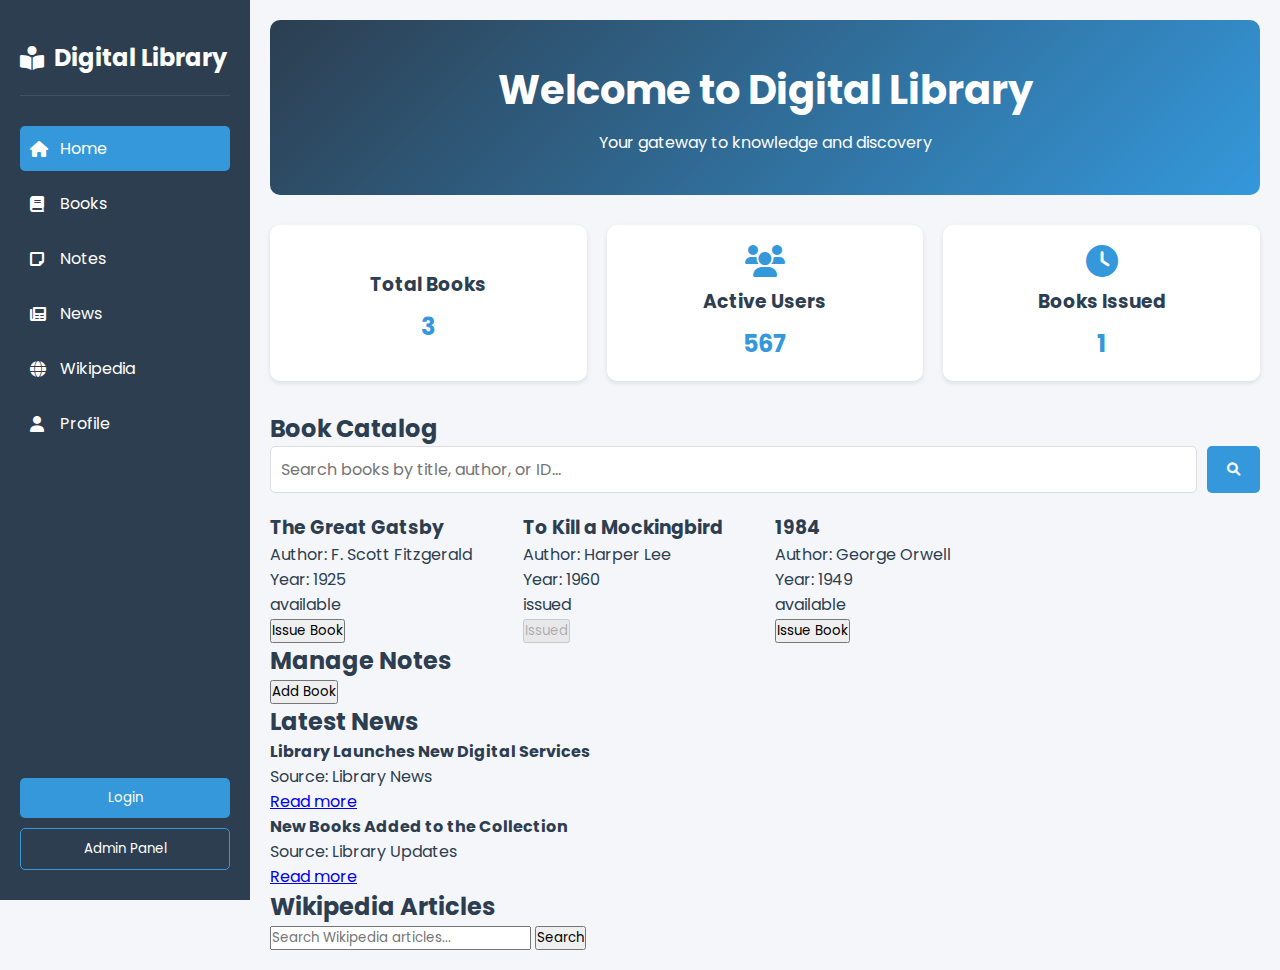
<file: index_final.html>
<!DOCTYPE html>
<html lang="en">
<head>
    <meta charset="UTF-8">
    <meta name="viewport" content="width=device-width, initial-scale=1.0">
    <title>Digital Library</title>
    <link rel="stylesheet" href="styles.css">
    <link href="https://fonts.googleapis.com/css2?family=Poppins:wght@300;400;500;600;700&display=swap" rel="stylesheet">
    <link rel="stylesheet" href="https://cdnjs.cloudflare.com/ajax/libs/font-awesome/6.0.0/css/all.min.css">
</head>
<body>
    <div class="container">
        <!-- Sidebar -->
        <nav class="sidebar">
            <div class="logo">
                <i class="fas fa-book-reader"></i>
                <h2>Digital Library</h2>
            </div>
            <ul class="nav-links">
                <li class="active"><a href="#home"><i class="fas fa-home"></i>Home</a></li>
                <li><a href="#books"><i class="fas fa-book"></i>Books</a></li>
                <li><a href="#notes"><i class="fas fa-sticky-note"></i>Notes</a></li>
                <li><a href="#news"><i class="fas fa-newspaper"></i>News</a></li>
                <li><a href="#wiki"><i class="fas fa-globe"></i>Wikipedia</a></li>
                <li><a href="#profile"><i class="fas fa-user"></i>Profile</a></li>
            </ul>
            <div class="auth-buttons">
                <button class="login-btn">Login</button>
                <button class="admin-btn">Admin Panel</button>
            </div>
        </nav>

        <!-- Main Content -->
        <main class="main-content">
            <!-- Login Modal -->
            <div class="modal" id="loginModal">
                <div class="modal-content">
                    <h2>Login</h2>
                    <form id="loginForm">
                        <div class="form-group">
                            <label>User ID</label>
                            <input type="number" placeholder="Enter your user ID">
                        </div>
                        <div class="form-group">
                            <label>Password</label>
                            <input type="password" placeholder="Enter your password">
                        </div>
                        <button type="submit">Login</button>
                    </form>
                </div>
            </div>

            <!-- Home Section -->
            <section id="home" class="active">
                <div class="welcome-banner">
                    <h1>Welcome to Digital Library</h1>
                    <p>Your gateway to knowledge and discovery</p>
                </div>
                <div class="quick-stats">
                    <div class="stat-card">
                        <i class="fas fa-books"></i>
                        <h3>Total Books</h3>
                        <p>1,234</p>
                    </div>
                    <div class="stat-card">
                        <i class="fas fa-users"></i>
                        <h3>Active Users</h3>
                        <p>567</p>
                    </div>
                    <div class="stat-card">
                        <i class="fas fa-clock"></i>
                        <h3>Books Issued</h3>
                        <p>89</p>
                    </div>
                </div>
            </section>

            <!-- Books Section -->
            <section id="books">
                <h2>Book Catalog</h2>
                <div class="search-bar">
                    <input type="text" placeholder="Search books by title, author, or ID...">
                    <button><i class="fas fa-search"></i></button>
                </div>
                <div class="books-grid">
                    <!-- Book cards will be dynamically added here -->
                </div>
            </section>

            <!-- Notes Section -->
            <section id="notes">
                <h2>Manage Notes</h2>
                <div class="notes-grid">
                    <!-- Notes will be dynamically added here -->
                </div>
                <button class="add-note-btn">Add Note</button>
            </section>

            <!-- News Section -->
            <section id="news">
                <h2>Latest News</h2>
                <div class="news-articles">
                    <!-- News articles will be dynamically added here -->
                </div>
            </section>

            <!-- Wikipedia Section -->
            <section id="wiki">
                <h2>Wikipedia Articles</h2>
                <div class="wiki-search">
                    <input type="text" placeholder="Search Wikipedia articles...">
                    <button class="search-wiki-btn">Search</button>
                </div>
                <div class="wiki-results">
                    <!-- Wikipedia results will be dynamically added here -->
                </div>
            </section>
        </main>
    </div>
    <script src="script_new.js"></script>
</body>
</html>
</file>
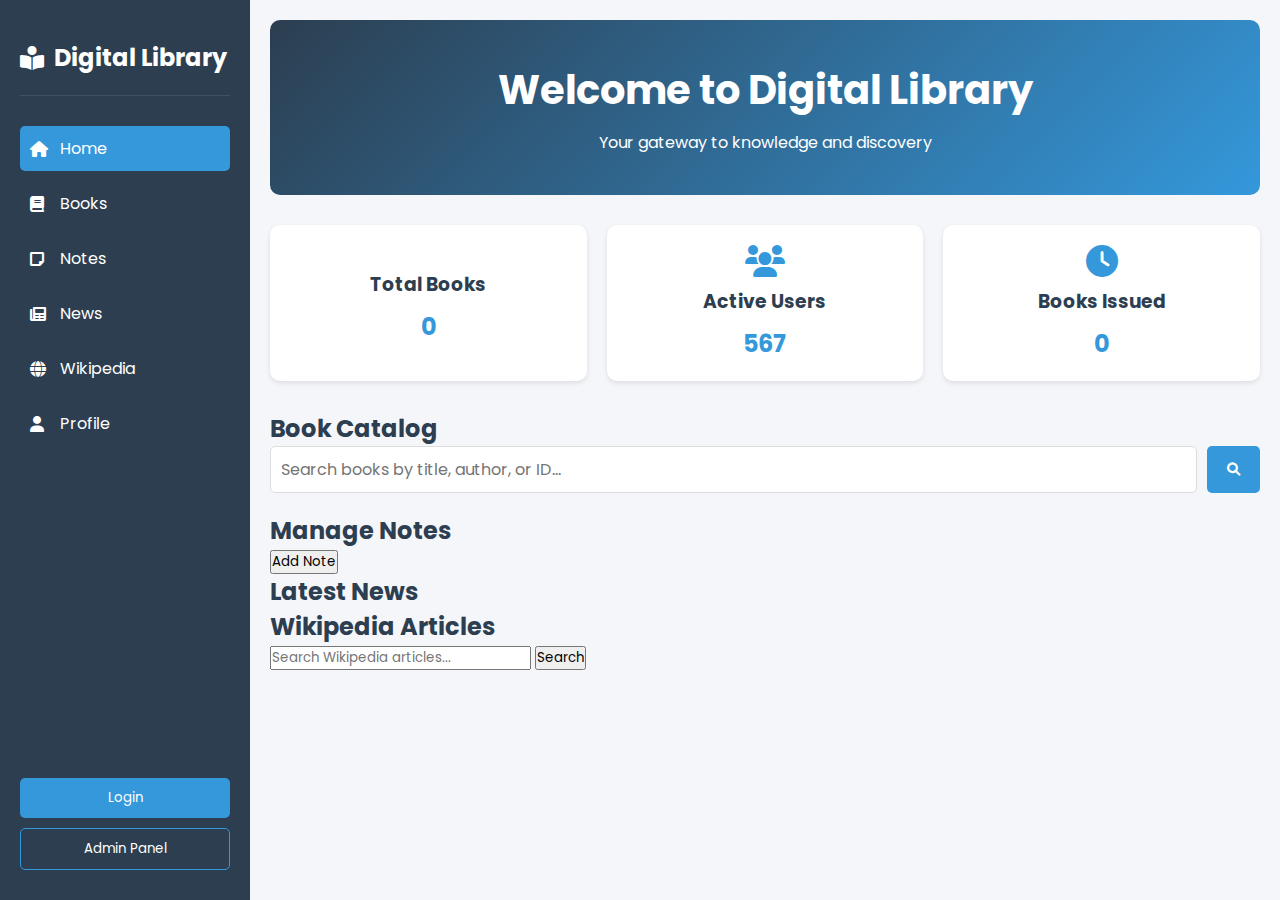
<file: index_new.html>
<!DOCTYPE html>
<html lang="en">
<head>
    <meta charset="UTF-8">
    <meta name="viewport" content="width=device-width, initial-scale=1.0">
    <title>Digital Library</title>
    <link rel="stylesheet" href="styles.css">
    <link href="https://fonts.googleapis.com/css2?family=Poppins:wght@300;400;500;600;700&display=swap" rel="stylesheet">
    <link rel="stylesheet" href="https://cdnjs.cloudflare.com/ajax/libs/font-awesome/6.0.0/css/all.min.css">
</head>
<body>
    <div class="container">
        <!-- Sidebar -->
        <nav class="sidebar">
            <div class="logo">
                <i class="fas fa-book-reader"></i>
                <h2>Digital Library</h2>
            </div>
            <ul class="nav-links">
                <li class="active"><a href="#home"><i class="fas fa-home"></i>Home</a></li>
                <li><a href="#books"><i class="fas fa-book"></i>Books</a></li>
                <li><a href="#notes"><i class="fas fa-sticky-note"></i>Notes</a></li>
                <li><a href="#news"><i class="fas fa-newspaper"></i>News</a></li>
                <li><a href="#wiki"><i class="fas fa-globe"></i>Wikipedia</a></li>
                <li><a href="#profile"><i class="fas fa-user"></i>Profile</a></li>
            </ul>
            <div class="auth-buttons">
                <button class="login-btn">Login</button>
                <button class="admin-btn">Admin Panel</button>
            </div>
        </nav>

        <!-- Main Content -->
        <main class="main-content">
            <!-- Login Modal -->
            <div class="modal" id="loginModal">
                <div class="modal-content">
                    <h2>Login</h2>
                    <form id="loginForm">
                        <div class="form-group">
                            <label>User ID</label>
                            <input type="number" placeholder="Enter your user ID">
                        </div>
                        <div class="form-group">
                            <label>Password</label>
                            <input type="password" placeholder="Enter your password">
                        </div>
                        <button type="submit">Login</button>
                    </form>
                </div>
            </div>

            <!-- Home Section -->
            <section id="home" class="active">
                <div class="welcome-banner">
                    <h1>Welcome to Digital Library</h1>
                    <p>Your gateway to knowledge and discovery</p>
                </div>
                <div class="quick-stats">
                    <div class="stat-card">
                        <i class="fas fa-books"></i>
                        <h3>Total Books</h3>
                        <p>1,234</p>
                    </div>
                    <div class="stat-card">
                        <i class="fas fa-users"></i>
                        <h3>Active Users</h3>
                        <p>567</p>
                    </div>
                    <div class="stat-card">
                        <i class="fas fa-clock"></i>
                        <h3>Books Issued</h3>
                        <p>89</p>
                    </div>
                </div>
            </section>

            <!-- Books Section -->
            <section id="books">
                <h2>Book Catalog</h2>
                <div class="search-bar">
                    <input type="text" placeholder="Search books by title, author, or ID...">
                    <button><i class="fas fa-search"></i></button>
                </div>
                <div class="books-grid">
                    <!-- Book cards will be dynamically added here -->
                </div>
            </section>

            <!-- Notes Section -->
            <section id="notes">
                <h2>Manage Notes</h2>
                <div class="notes-grid">
                    <!-- Notes will be dynamically added here -->
                </div>
                <button class="add-note-btn">Add Note</button>
            </section>

            <!-- News Section -->
            <section id="news">
                <h2>Latest News</h2>
                <div class="news-articles">
                    <!-- News articles will be dynamically added here -->
                </div>
            </section>

            <!-- Wikipedia Section -->
            <section id="wiki">
                <h2>Wikipedia Articles</h2>
                <div class="wiki-search">
                    <input type="text" placeholder="Search Wikipedia articles...">
                    <button class="search-wiki-btn">Search</button>
                </div>
                <div class="wiki-results">
                    <!-- Wikipedia results will be dynamically added here -->
                </div>
            </section>
        </main>
    </div>
    <script src="script.js"></script>
</body>
</html>
</file>
<file: styles.css>
:root {
    --primary-color: #2c3e50;
    --secondary-color: #3498db;
    --accent-color: #e74c3c;
    --text-color: #2c3e50;
    --bg-color: #f5f6fa;
    --sidebar-width: 250px;
}

* {
    margin: 0;
    padding: 0;
    box-sizing: border-box;
    font-family: 'Poppins', sans-serif;
}

body {
    background-color: var(--bg-color);
    color: var(--text-color);
}

.container {
    display: flex;
    min-height: 100vh;
}

/* Sidebar Styles */
.sidebar {
    width: var(--sidebar-width);
    background-color: var(--primary-color);
    color: white;
    padding: 20px;
    position: fixed;
    height: 100vh;
}

.logo {
    display: flex;
    align-items: center;
    gap: 10px;
    padding: 20px 0;
    border-bottom: 1px solid rgba(255, 255, 255, 0.1);
}

.logo i {
    font-size: 24px;
}

.nav-links {
    list-style: none;
    margin-top: 30px;
}

.nav-links li {
    margin-bottom: 10px;
}

.nav-links a {
    color: white;
    text-decoration: none;
    display: flex;
    align-items: center;
    padding: 10px;
    border-radius: 5px;
    transition: background-color 0.3s;
}

.nav-links a i {
    margin-right: 10px;
    width: 20px;
}

.nav-links a:hover {
    background-color: rgba(255, 255, 255, 0.1);
}

.nav-links li.active a {
    background-color: var(--secondary-color);
}

.auth-buttons {
    position: absolute;
    bottom: 20px;
    width: calc(100% - 40px);
}

.auth-buttons button {
    width: 100%;
    padding: 10px;
    margin-bottom: 10px;
    border: none;
    border-radius: 5px;
    cursor: pointer;
    transition: background-color 0.3s;
}

.login-btn {
    background-color: var(--secondary-color);
    color: white;
}

.admin-btn {
    background-color: transparent;
    border: 1px solid var(--secondary-color) !important;
    color: white;
}

/* Main Content Styles */
.main-content {
    margin-left: var(--sidebar-width);
    padding: 20px;
    width: calc(100% - var(--sidebar-width));
}

/* Welcome Banner */
.welcome-banner {
    background: linear-gradient(135deg, var(--primary-color), var(--secondary-color));
    color: white;
    padding: 40px;
    border-radius: 10px;
    margin-bottom: 30px;
    text-align: center;
}

.welcome-banner h1 {
    font-size: 2.5em;
    margin-bottom: 10px;
}

/* Quick Stats */
.quick-stats {
    display: grid;
    grid-template-columns: repeat(auto-fit, minmax(250px, 1fr));
    gap: 20px;
    margin-bottom: 30px;
}

.stat-card {
    background: white;
    padding: 20px;
    border-radius: 10px;
    text-align: center;
    box-shadow: 0 2px 5px rgba(0,0,0,0.1);
    transition: transform 0.3s;
}

.stat-card:hover {
    transform: translateY(-5px);
}

.stat-card i {
    font-size: 2em;
    color: var(--secondary-color);
    margin-bottom: 10px;
}

.stat-card h3 {
    margin-bottom: 10px;
    color: var(--text-color);
}

.stat-card p {
    font-size: 1.5em;
    color: var(--secondary-color);
    font-weight: bold;
}

/* Search Bar */
.search-bar {
    display: flex;
    gap: 10px;
    margin-bottom: 20px;
}

.search-bar input {
    flex: 1;
    padding: 10px;
    border: 1px solid #ddd;
    border-radius: 5px;
    font-size: 16px;
}

.search-bar button {
    padding: 10px 20px;
    background-color: var(--secondary-color);
    color: white;
    border: none;
    border-radius: 5px;
}

/* Modal Styles */
.modal {
    display: none;
    position: fixed;
    top: 0;
    left: 0;
    width: 100%;
    height: 100%;
    background-color: rgba(0,0,0,0.5);
    z-index: 1000;
}

.modal-content {
    background-color: white;
    padding: 30px;
    border-radius: 10px;
    width: 90%;
    max-width: 400px;
    position: absolute;
    top: 50%;
    left: 50%;
    transform: translate(-50%, -50%);
}

.form-group {
    margin-bottom: 20px;
}

.form-group label {
    display: block;
    margin-bottom: 5px;
}

.form-group input {
    width: 100%;
    padding: 10px;
    border: 1px solid #ddd;
    border-radius: 5px;
}

/* Books Grid */
.books-grid {
    display: grid;
    grid-template-columns: repeat(auto-fill, minmax(200px, 1fr));
    gap: 20px;
}

/* Responsive Design */
@media (max-width: 768px) {
    .sidebar {
        width: 70px;
    }

    .sidebar .logo h2,
    .sidebar .nav-links span,
    .auth-buttons {
        display: none;
    }

    .main-content {
        margin-left: 70px;
        width: calc(100% - 70px);
    }
}
</file>
